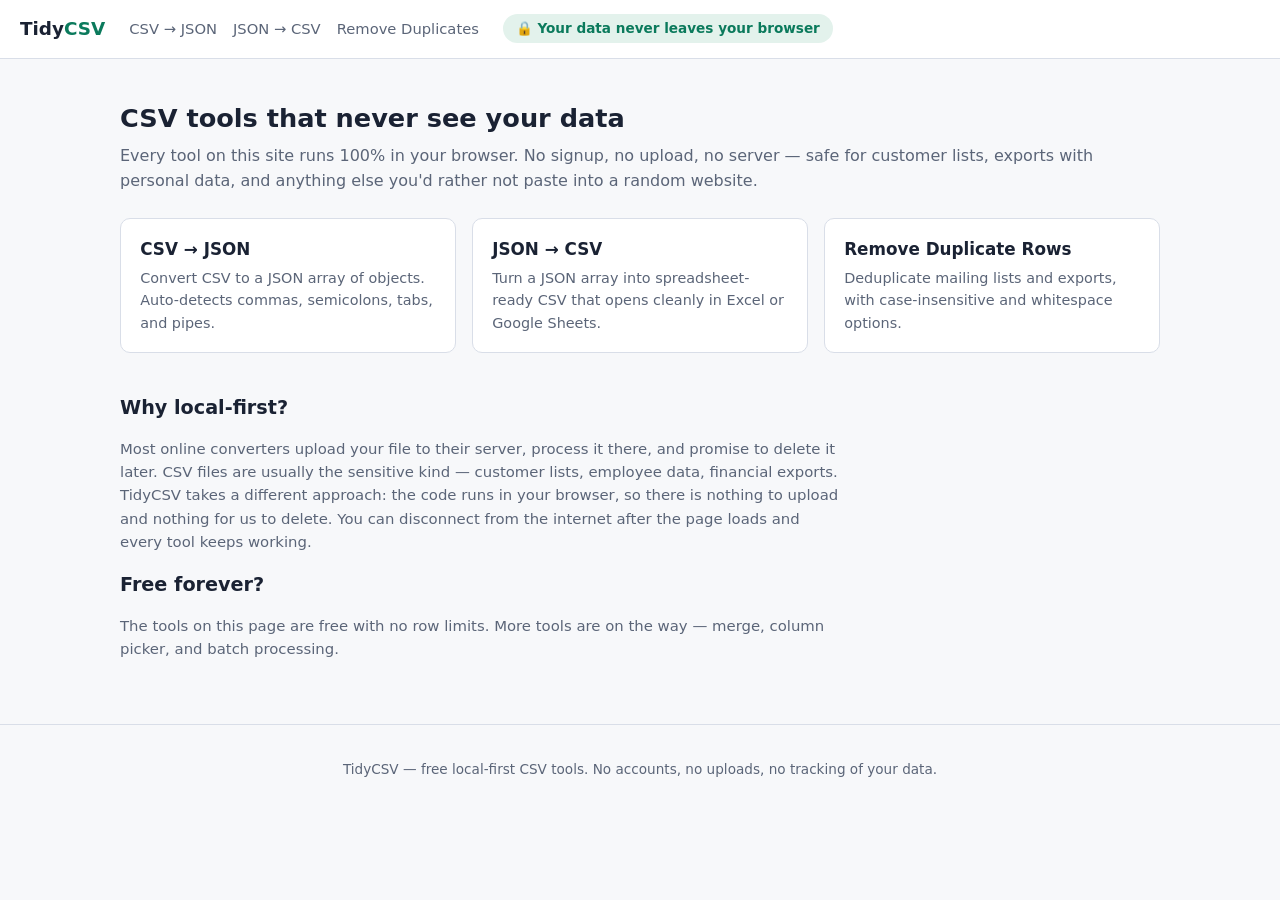
<file: index.html>
<!DOCTYPE html>
<html lang="en">
<head>
  <meta charset="utf-8">
  <meta name="viewport" content="width=device-width, initial-scale=1">
  <title>TidyCSV — Free CSV Tools That Never Upload Your Data</title>
  <meta name="description" content="Free online CSV tools that run entirely in your browser: CSV to JSON, JSON to CSV, remove duplicate rows. No signup, no upload — your data never leaves your device.">
  <link rel="stylesheet" href="styles.css">
</head>
<body>
  <header class="site">
    <a class="logo" href="index.html">Tidy<span>CSV</span></a>
    <nav>
      <a href="csv-to-json.html">CSV → JSON</a>
      <a href="json-to-csv.html">JSON → CSV</a>
      <a href="dedupe-csv.html">Remove Duplicates</a>
    </nav>
    <span class="privacy-badge">🔒 Your data never leaves your browser</span>
  </header>

  <main>
    <h1>CSV tools that never see your data</h1>
    <p class="tagline">Every tool on this site runs 100% in your browser. No signup, no upload, no server — safe for customer lists, exports with personal data, and anything else you'd rather not paste into a random website.</p>

    <div class="tool-grid">
      <a class="tool-card" href="csv-to-json.html">
        <h2>CSV → JSON</h2>
        <p>Convert CSV to a JSON array of objects. Auto-detects commas, semicolons, tabs, and pipes.</p>
      </a>
      <a class="tool-card" href="json-to-csv.html">
        <h2>JSON → CSV</h2>
        <p>Turn a JSON array into spreadsheet-ready CSV that opens cleanly in Excel or Google Sheets.</p>
      </a>
      <a class="tool-card" href="dedupe-csv.html">
        <h2>Remove Duplicate Rows</h2>
        <p>Deduplicate mailing lists and exports, with case-insensitive and whitespace options.</p>
      </a>
    </div>

    <section class="faq">
      <h2>Why local-first?</h2>
      <p>Most online converters upload your file to their server, process it there, and promise to delete it later. CSV files are usually the sensitive kind — customer lists, employee data, financial exports. TidyCSV takes a different approach: the code runs in your browser, so there is nothing to upload and nothing for us to delete. You can disconnect from the internet after the page loads and every tool keeps working.</p>
      <h2>Free forever?</h2>
      <p>The tools on this page are free with no row limits. More tools are on the way — merge, column picker, and batch processing.</p>
    </section>
  </main>

  <footer class="site">
    <p>TidyCSV — free local-first CSV tools. No accounts, no uploads, no tracking of your data.</p>
  </footer>
</body>
</html>
</file>
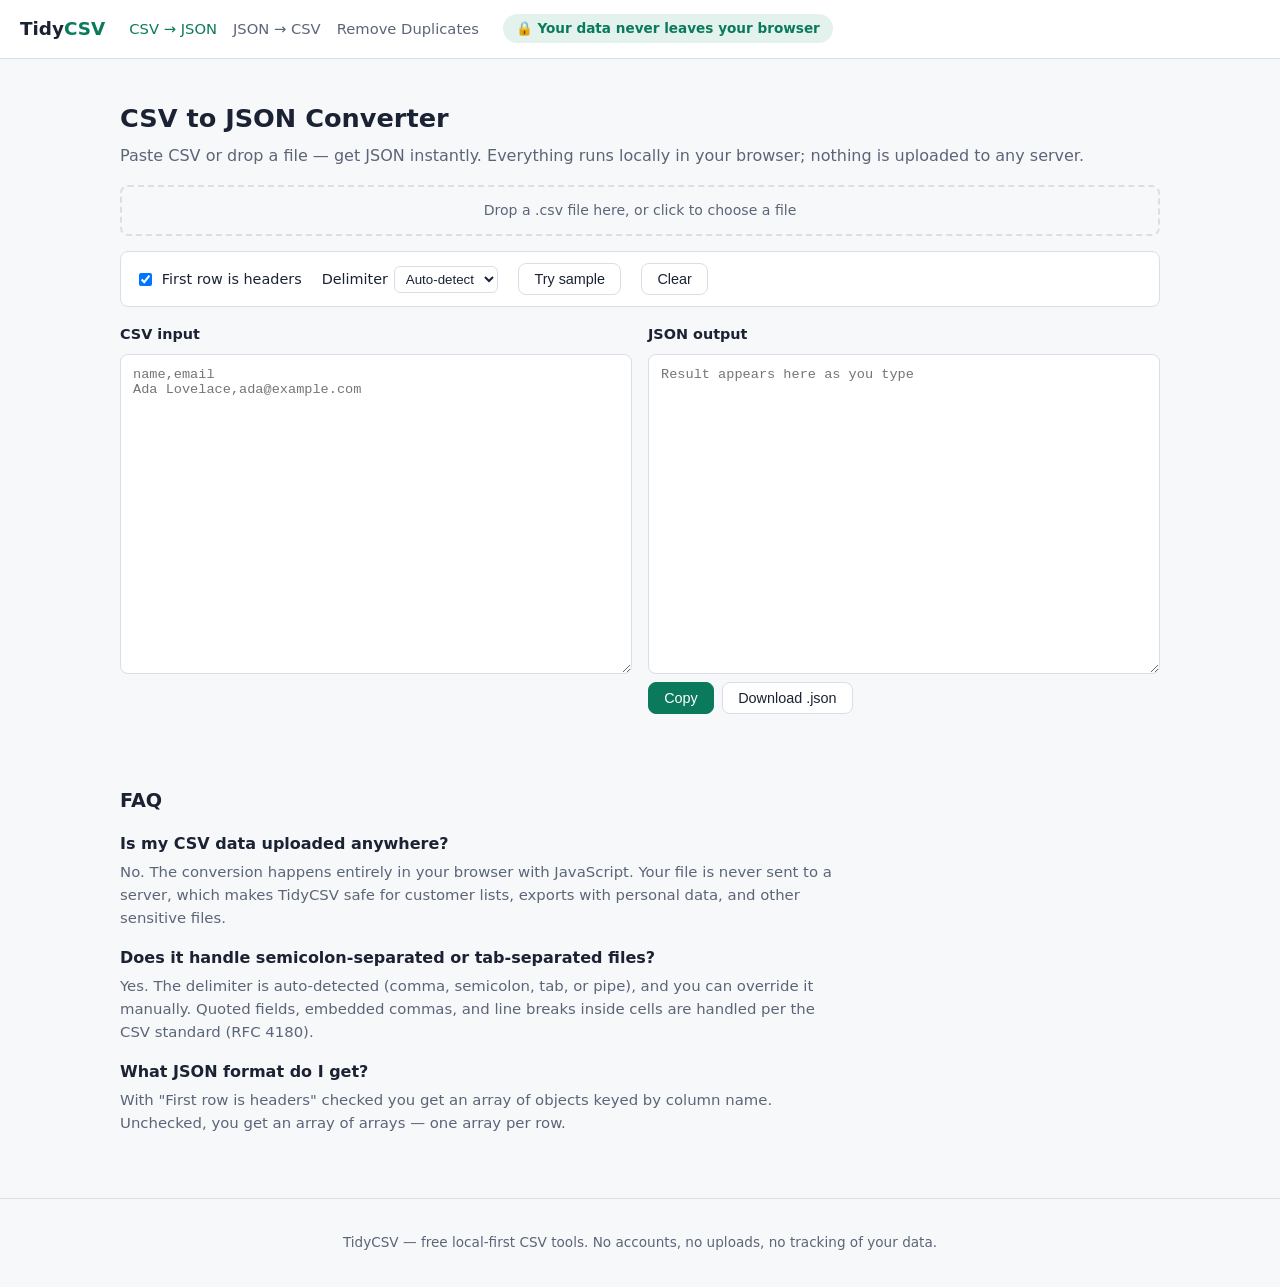
<file: csv-to-json.html>
<!DOCTYPE html>
<html lang="en">
<head>
  <meta charset="utf-8">
  <meta name="viewport" content="width=device-width, initial-scale=1">
  <title>CSV to JSON Converter — Free, No Upload | TidyCSV</title>
  <meta name="description" content="Convert CSV to JSON instantly in your browser. Free, no signup, no upload — your data never leaves your device. Handles quoted fields, semicolons, and tabs.">
  <link rel="stylesheet" href="styles.css">
</head>
<body>
  <header class="site">
    <a class="logo" href="index.html">Tidy<span>CSV</span></a>
    <nav>
      <a href="csv-to-json.html" class="active">CSV → JSON</a>
      <a href="json-to-csv.html">JSON → CSV</a>
      <a href="dedupe-csv.html">Remove Duplicates</a>
    </nav>
    <span class="privacy-badge">🔒 Your data never leaves your browser</span>
  </header>

  <main>
    <h1>CSV to JSON Converter</h1>
    <p class="tagline">Paste CSV or drop a file — get JSON instantly. Everything runs locally in your browser; nothing is uploaded to any server.</p>

    <div id="dropzone">Drop a .csv file here, or click to choose a file</div>
    <input type="file" id="file-picker" accept=".csv,.tsv,.txt" hidden>

    <div class="options">
      <label><input type="checkbox" data-opt="headers" checked> First row is headers</label>
      <label>Delimiter
        <select data-opt="delimiter">
          <option value="">Auto-detect</option>
          <option value=",">Comma</option>
          <option value=";">Semicolon</option>
          <option value="\t">Tab</option>
          <option value="|">Pipe</option>
        </select>
      </label>
      <button class="btn" id="sample">Try sample</button>
      <button class="btn" id="clear">Clear</button>
    </div>

    <div class="panes">
      <div class="pane">
        <label for="input">CSV input</label>
        <textarea id="input" spellcheck="false" placeholder="name,email&#10;Ada Lovelace,ada@example.com"></textarea>
      </div>
      <div class="pane">
        <label for="output">JSON output</label>
        <textarea id="output" spellcheck="false" readonly placeholder="Result appears here as you type"></textarea>
        <div class="btn-row">
          <button class="btn primary" id="copy">Copy</button>
          <button class="btn" id="download">Download .json</button>
        </div>
      </div>
    </div>
    <div id="status" class="status"></div>

    <section class="faq">
      <h2>FAQ</h2>
      <h3>Is my CSV data uploaded anywhere?</h3>
      <p>No. The conversion happens entirely in your browser with JavaScript. Your file is never sent to a server, which makes TidyCSV safe for customer lists, exports with personal data, and other sensitive files.</p>
      <h3>Does it handle semicolon-separated or tab-separated files?</h3>
      <p>Yes. The delimiter is auto-detected (comma, semicolon, tab, or pipe), and you can override it manually. Quoted fields, embedded commas, and line breaks inside cells are handled per the CSV standard (RFC 4180).</p>
      <h3>What JSON format do I get?</h3>
      <p>With "First row is headers" checked you get an array of objects keyed by column name. Unchecked, you get an array of arrays — one array per row.</p>
    </section>
  </main>

  <footer class="site">
    <p>TidyCSV — free local-first CSV tools. No accounts, no uploads, no tracking of your data.</p>
  </footer>

  <script src="src/csv.js"></script>
  <script>
    window.TOOL = {
      downloadName: 'converted.json',
      sample: 'name,email,city\n"Lovelace, Ada",ada@example.com,London\nGrace Hopper,grace@example.com,"New York"\nKatherine Johnson,kj@example.com,Hampton',
      run: function (text, opts) {
        var data = TidyCSV.csvToJson(text, {
          headers: opts.headers,
          delimiter: opts.delimiter
        });
        var rows = data.length;
        return {
          output: JSON.stringify(data, null, 2),
          message: rows + ' row' + (rows === 1 ? '' : 's') + ' converted.'
        };
      }
    };
  </script>
  <script src="src/app.js"></script>
</body>
</html>
</file>
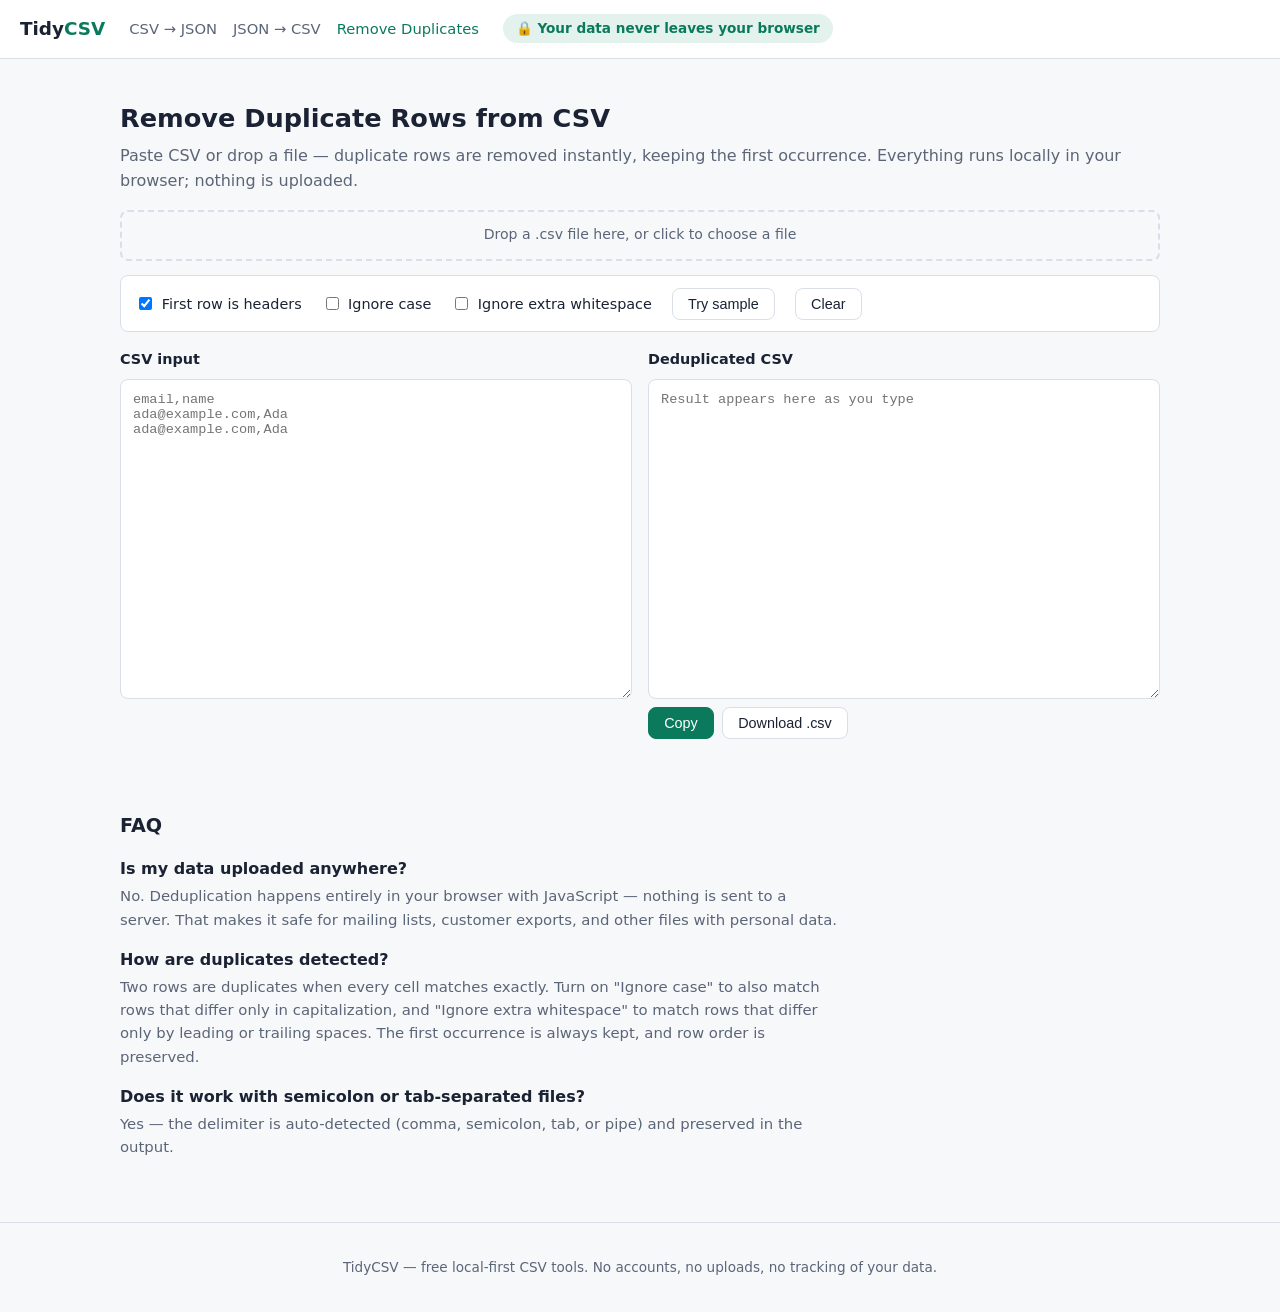
<file: dedupe-csv.html>
<!DOCTYPE html>
<html lang="en">
<head>
  <meta charset="utf-8">
  <meta name="viewport" content="width=device-width, initial-scale=1">
  <title>Remove Duplicate Rows from CSV — Free, No Upload | TidyCSV</title>
  <meta name="description" content="Remove duplicate rows from a CSV file instantly in your browser. Free, no signup, no upload — your data never leaves your device. Case-insensitive and whitespace options included.">
  <link rel="stylesheet" href="styles.css">
</head>
<body>
  <header class="site">
    <a class="logo" href="index.html">Tidy<span>CSV</span></a>
    <nav>
      <a href="csv-to-json.html">CSV → JSON</a>
      <a href="json-to-csv.html">JSON → CSV</a>
      <a href="dedupe-csv.html" class="active">Remove Duplicates</a>
    </nav>
    <span class="privacy-badge">🔒 Your data never leaves your browser</span>
  </header>

  <main>
    <h1>Remove Duplicate Rows from CSV</h1>
    <p class="tagline">Paste CSV or drop a file — duplicate rows are removed instantly, keeping the first occurrence. Everything runs locally in your browser; nothing is uploaded.</p>

    <div id="dropzone">Drop a .csv file here, or click to choose a file</div>
    <input type="file" id="file-picker" accept=".csv,.tsv,.txt" hidden>

    <div class="options">
      <label><input type="checkbox" data-opt="hasHeader" checked> First row is headers</label>
      <label><input type="checkbox" data-opt="ignoreCase"> Ignore case</label>
      <label><input type="checkbox" data-opt="trimCells"> Ignore extra whitespace</label>
      <button class="btn" id="sample">Try sample</button>
      <button class="btn" id="clear">Clear</button>
    </div>

    <div class="panes">
      <div class="pane">
        <label for="input">CSV input</label>
        <textarea id="input" spellcheck="false" placeholder="email,name&#10;ada@example.com,Ada&#10;ada@example.com,Ada"></textarea>
      </div>
      <div class="pane">
        <label for="output">Deduplicated CSV</label>
        <textarea id="output" spellcheck="false" readonly placeholder="Result appears here as you type"></textarea>
        <div class="btn-row">
          <button class="btn primary" id="copy">Copy</button>
          <button class="btn" id="download">Download .csv</button>
        </div>
      </div>
    </div>
    <div id="status" class="status"></div>

    <section class="faq">
      <h2>FAQ</h2>
      <h3>Is my data uploaded anywhere?</h3>
      <p>No. Deduplication happens entirely in your browser with JavaScript — nothing is sent to a server. That makes it safe for mailing lists, customer exports, and other files with personal data.</p>
      <h3>How are duplicates detected?</h3>
      <p>Two rows are duplicates when every cell matches exactly. Turn on "Ignore case" to also match rows that differ only in capitalization, and "Ignore extra whitespace" to match rows that differ only by leading or trailing spaces. The first occurrence is always kept, and row order is preserved.</p>
      <h3>Does it work with semicolon or tab-separated files?</h3>
      <p>Yes — the delimiter is auto-detected (comma, semicolon, tab, or pipe) and preserved in the output.</p>
    </section>
  </main>

  <footer class="site">
    <p>TidyCSV — free local-first CSV tools. No accounts, no uploads, no tracking of your data.</p>
  </footer>

  <script src="src/csv.js"></script>
  <script>
    window.TOOL = {
      downloadName: 'deduplicated.csv',
      sample: 'email,name\nada@example.com,Ada Lovelace\ngrace@example.com,Grace Hopper\nada@example.com,Ada Lovelace\nADA@EXAMPLE.COM,Ada Lovelace\nkj@example.com,Katherine Johnson\ngrace@example.com,Grace Hopper',
      run: function (text, opts) {
        var result = TidyCSV.dedupeCsv(text, {
          hasHeader: opts.hasHeader,
          ignoreCase: opts.ignoreCase,
          trimCells: opts.trimCells
        });
        return {
          output: result.csv,
          message: result.removed === 0
            ? 'No duplicates found in ' + result.total + ' rows.'
            : result.removed + ' duplicate row' + (result.removed === 1 ? '' : 's') + ' removed (' + result.total + ' rows checked).'
        };
      }
    };
  </script>
  <script src="src/app.js"></script>
</body>
</html>
</file>
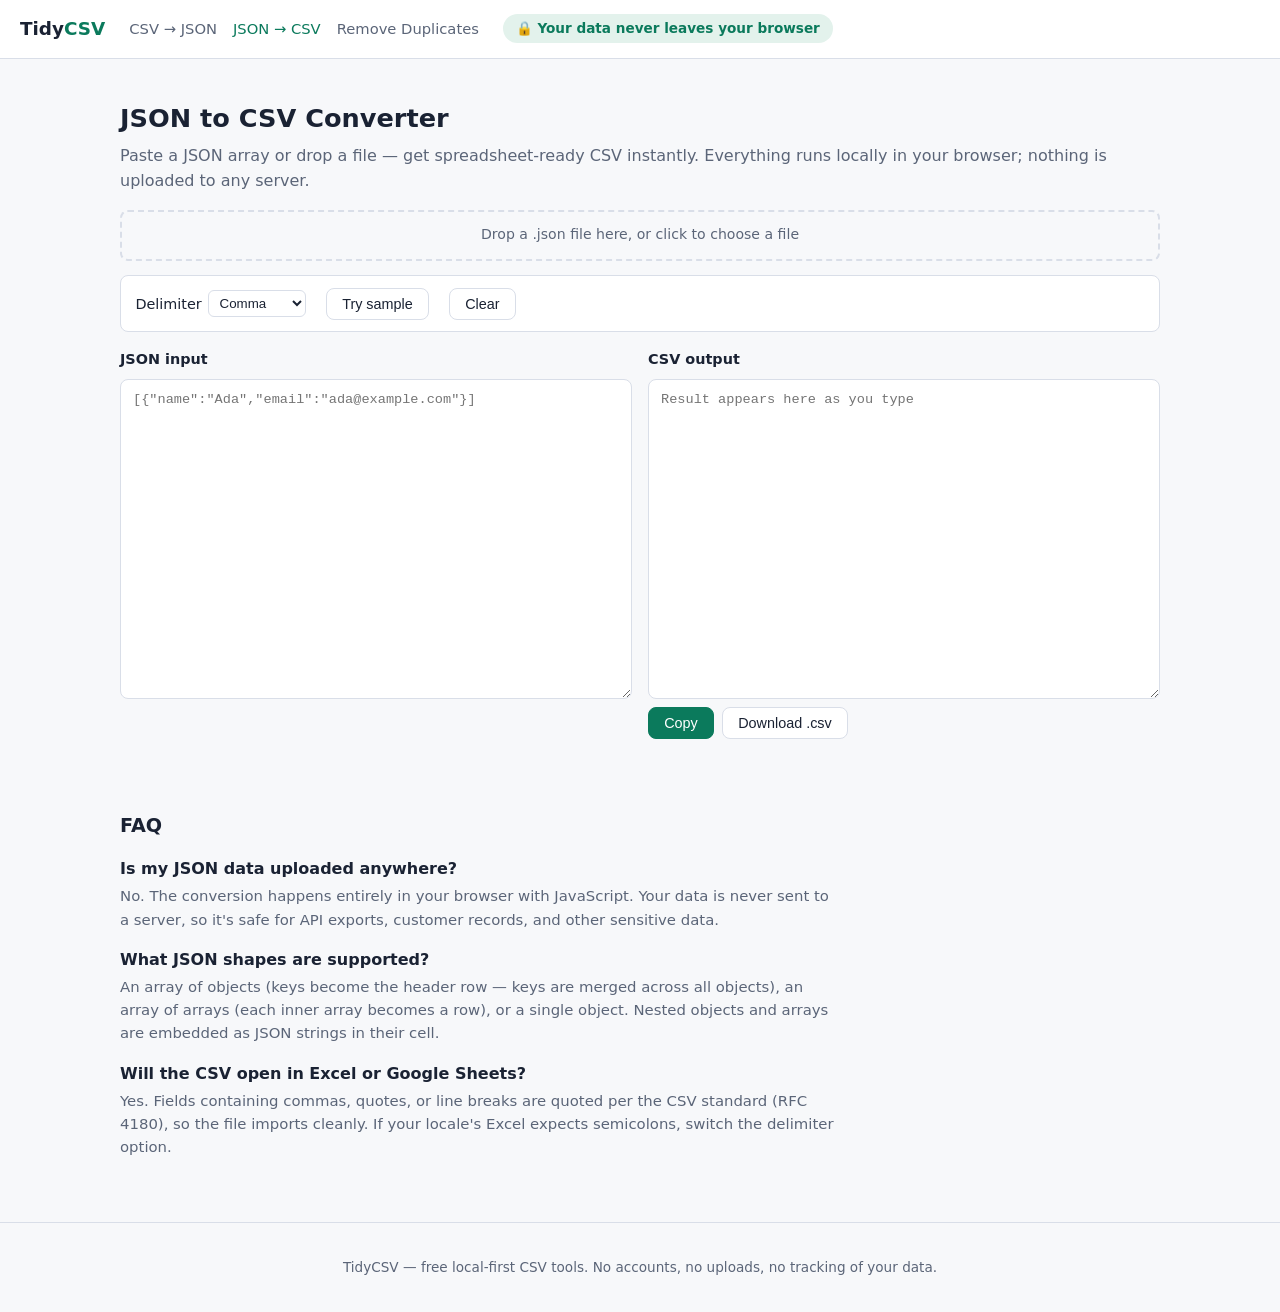
<file: json-to-csv.html>
<!DOCTYPE html>
<html lang="en">
<head>
  <meta charset="utf-8">
  <meta name="viewport" content="width=device-width, initial-scale=1">
  <title>JSON to CSV Converter — Free, No Upload | TidyCSV</title>
  <meta name="description" content="Convert JSON to CSV instantly in your browser. Free, no signup, no upload — your data never leaves your device. Open the result in Excel or Google Sheets.">
  <link rel="stylesheet" href="styles.css">
</head>
<body>
  <header class="site">
    <a class="logo" href="index.html">Tidy<span>CSV</span></a>
    <nav>
      <a href="csv-to-json.html">CSV → JSON</a>
      <a href="json-to-csv.html" class="active">JSON → CSV</a>
      <a href="dedupe-csv.html">Remove Duplicates</a>
    </nav>
    <span class="privacy-badge">🔒 Your data never leaves your browser</span>
  </header>

  <main>
    <h1>JSON to CSV Converter</h1>
    <p class="tagline">Paste a JSON array or drop a file — get spreadsheet-ready CSV instantly. Everything runs locally in your browser; nothing is uploaded to any server.</p>

    <div id="dropzone">Drop a .json file here, or click to choose a file</div>
    <input type="file" id="file-picker" accept=".json,.txt" hidden>

    <div class="options">
      <label>Delimiter
        <select data-opt="delimiter">
          <option value=",">Comma</option>
          <option value=";">Semicolon</option>
          <option value="\t">Tab</option>
          <option value="|">Pipe</option>
        </select>
      </label>
      <button class="btn" id="sample">Try sample</button>
      <button class="btn" id="clear">Clear</button>
    </div>

    <div class="panes">
      <div class="pane">
        <label for="input">JSON input</label>
        <textarea id="input" spellcheck="false" placeholder='[{"name":"Ada","email":"ada@example.com"}]'></textarea>
      </div>
      <div class="pane">
        <label for="output">CSV output</label>
        <textarea id="output" spellcheck="false" readonly placeholder="Result appears here as you type"></textarea>
        <div class="btn-row">
          <button class="btn primary" id="copy">Copy</button>
          <button class="btn" id="download">Download .csv</button>
        </div>
      </div>
    </div>
    <div id="status" class="status"></div>

    <section class="faq">
      <h2>FAQ</h2>
      <h3>Is my JSON data uploaded anywhere?</h3>
      <p>No. The conversion happens entirely in your browser with JavaScript. Your data is never sent to a server, so it's safe for API exports, customer records, and other sensitive data.</p>
      <h3>What JSON shapes are supported?</h3>
      <p>An array of objects (keys become the header row — keys are merged across all objects), an array of arrays (each inner array becomes a row), or a single object. Nested objects and arrays are embedded as JSON strings in their cell.</p>
      <h3>Will the CSV open in Excel or Google Sheets?</h3>
      <p>Yes. Fields containing commas, quotes, or line breaks are quoted per the CSV standard (RFC 4180), so the file imports cleanly. If your locale's Excel expects semicolons, switch the delimiter option.</p>
    </section>
  </main>

  <footer class="site">
    <p>TidyCSV — free local-first CSV tools. No accounts, no uploads, no tracking of your data.</p>
  </footer>

  <script src="src/csv.js"></script>
  <script>
    window.TOOL = {
      downloadName: 'converted.csv',
      sample: '[\n  { "name": "Ada Lovelace", "email": "ada@example.com", "city": "London" },\n  { "name": "Grace Hopper", "email": "grace@example.com", "city": "New York" },\n  { "name": "Katherine Johnson", "email": "kj@example.com", "role": "mathematician" }\n]',
      run: function (text, opts) {
        var csv;
        try {
          csv = TidyCSV.jsonToCsv(text, { delimiter: opts.delimiter || ',' });
        } catch (err) {
          if (err instanceof SyntaxError) {
            throw new Error('Invalid JSON: ' + err.message);
          }
          throw err;
        }
        var rows = csv ? csv.split('\n').length : 0;
        return {
          output: csv,
          message: rows + ' line' + (rows === 1 ? '' : 's') + ' of CSV generated.'
        };
      }
    };
  </script>
  <script src="src/app.js"></script>
</body>
</html>
</file>
<file: styles.css>
:root {
  --bg: #f7f8fa;
  --surface: #ffffff;
  --text: #1a2233;
  --muted: #5b6578;
  --border: #d9dee8;
  --accent: #0b7a5c;
  --accent-soft: #e3f2ec;
  --error: #b3382c;
  --mono: ui-monospace, "Cascadia Code", Consolas, Menlo, monospace;
}
@media (prefers-color-scheme: dark) {
  :root {
    --bg: #12161f;
    --surface: #1a2029;
    --text: #e8ecf3;
    --muted: #9aa4b5;
    --border: #313a48;
    --accent: #34c393;
    --accent-soft: #17342a;
    --error: #e07268;
  }
}

* { box-sizing: border-box; }
body {
  margin: 0;
  font: 16px/1.55 system-ui, "Segoe UI", sans-serif;
  background: var(--bg);
  color: var(--text);
}
a { color: var(--accent); }

header.site {
  display: flex;
  align-items: center;
  gap: 1.5rem;
  padding: 0.9rem 1.25rem;
  border-bottom: 1px solid var(--border);
  background: var(--surface);
  flex-wrap: wrap;
}
header.site .logo {
  font-weight: 700;
  font-size: 1.15rem;
  color: var(--text);
  text-decoration: none;
}
header.site .logo span { color: var(--accent); }
header.site nav { display: flex; gap: 1rem; flex-wrap: wrap; }
header.site nav a {
  color: var(--muted);
  text-decoration: none;
  font-size: 0.92rem;
}
header.site nav a:hover, header.site nav a.active { color: var(--accent); }

main { max-width: 1080px; margin: 0 auto; padding: 1.5rem 1.25rem 3rem; }

.privacy-badge {
  display: inline-flex;
  align-items: center;
  gap: 0.4rem;
  background: var(--accent-soft);
  color: var(--accent);
  border-radius: 999px;
  padding: 0.25rem 0.8rem;
  font-size: 0.85rem;
  font-weight: 600;
}

h1 { font-size: 1.6rem; margin: 1rem 0 0.35rem; }
p.tagline { color: var(--muted); margin-top: 0; }

.tool-grid {
  display: grid;
  grid-template-columns: repeat(auto-fill, minmax(250px, 1fr));
  gap: 1rem;
  margin-top: 1.5rem;
}
.tool-card {
  display: block;
  background: var(--surface);
  border: 1px solid var(--border);
  border-radius: 10px;
  padding: 1.1rem 1.2rem;
  text-decoration: none;
  color: var(--text);
  transition: border-color 0.15s;
}
.tool-card:hover { border-color: var(--accent); }
.tool-card h2 { margin: 0 0 0.3rem; font-size: 1.05rem; }
.tool-card p { margin: 0; color: var(--muted); font-size: 0.9rem; }

.panes {
  display: grid;
  grid-template-columns: 1fr 1fr;
  gap: 1rem;
  margin-top: 1rem;
}
@media (max-width: 760px) { .panes { grid-template-columns: 1fr; } }
.pane { display: flex; flex-direction: column; gap: 0.5rem; }
.pane label { font-weight: 600; font-size: 0.9rem; }
textarea {
  width: 100%;
  min-height: 320px;
  resize: vertical;
  padding: 0.75rem;
  border: 1px solid var(--border);
  border-radius: 8px;
  background: var(--surface);
  color: var(--text);
  font-family: var(--mono);
  font-size: 0.85rem;
}
textarea:focus { outline: 2px solid var(--accent); outline-offset: -1px; }

.options {
  display: flex;
  align-items: center;
  gap: 1.25rem;
  flex-wrap: wrap;
  margin-top: 0.9rem;
  padding: 0.7rem 0.9rem;
  background: var(--surface);
  border: 1px solid var(--border);
  border-radius: 8px;
  font-size: 0.9rem;
}
.options label { display: inline-flex; align-items: center; gap: 0.4rem; }
.options select {
  padding: 0.25rem 0.4rem;
  border-radius: 6px;
  border: 1px solid var(--border);
  background: var(--surface);
  color: var(--text);
}

.btn {
  padding: 0.45rem 0.95rem;
  border-radius: 8px;
  border: 1px solid var(--border);
  background: var(--surface);
  color: var(--text);
  font-size: 0.9rem;
  cursor: pointer;
}
.btn:hover { border-color: var(--accent); color: var(--accent); }
.btn.primary {
  background: var(--accent);
  border-color: var(--accent);
  color: #fff;
}
.btn.primary:hover { filter: brightness(1.08); color: #fff; }
.btn-row { display: flex; gap: 0.5rem; }

#dropzone {
  border: 2px dashed var(--border);
  border-radius: 8px;
  padding: 0.8rem;
  text-align: center;
  color: var(--muted);
  font-size: 0.88rem;
  cursor: pointer;
  transition: border-color 0.15s, background 0.15s;
}
#dropzone.dragging, #dropzone:hover { border-color: var(--accent); background: var(--accent-soft); }

.status { min-height: 1.4rem; font-size: 0.88rem; color: var(--muted); margin-top: 0.6rem; }
.status.ok { color: var(--accent); }
.status.error { color: var(--error); }

section.faq { margin-top: 2.5rem; max-width: 720px; }
section.faq h2 { font-size: 1.2rem; }
section.faq h3 { font-size: 1rem; margin-bottom: 0.25rem; }
section.faq p { color: var(--muted); margin-top: 0; font-size: 0.93rem; }

footer.site {
  border-top: 1px solid var(--border);
  padding: 1.25rem;
  text-align: center;
  color: var(--muted);
  font-size: 0.85rem;
}
footer.site a { color: var(--muted); }
</file>
